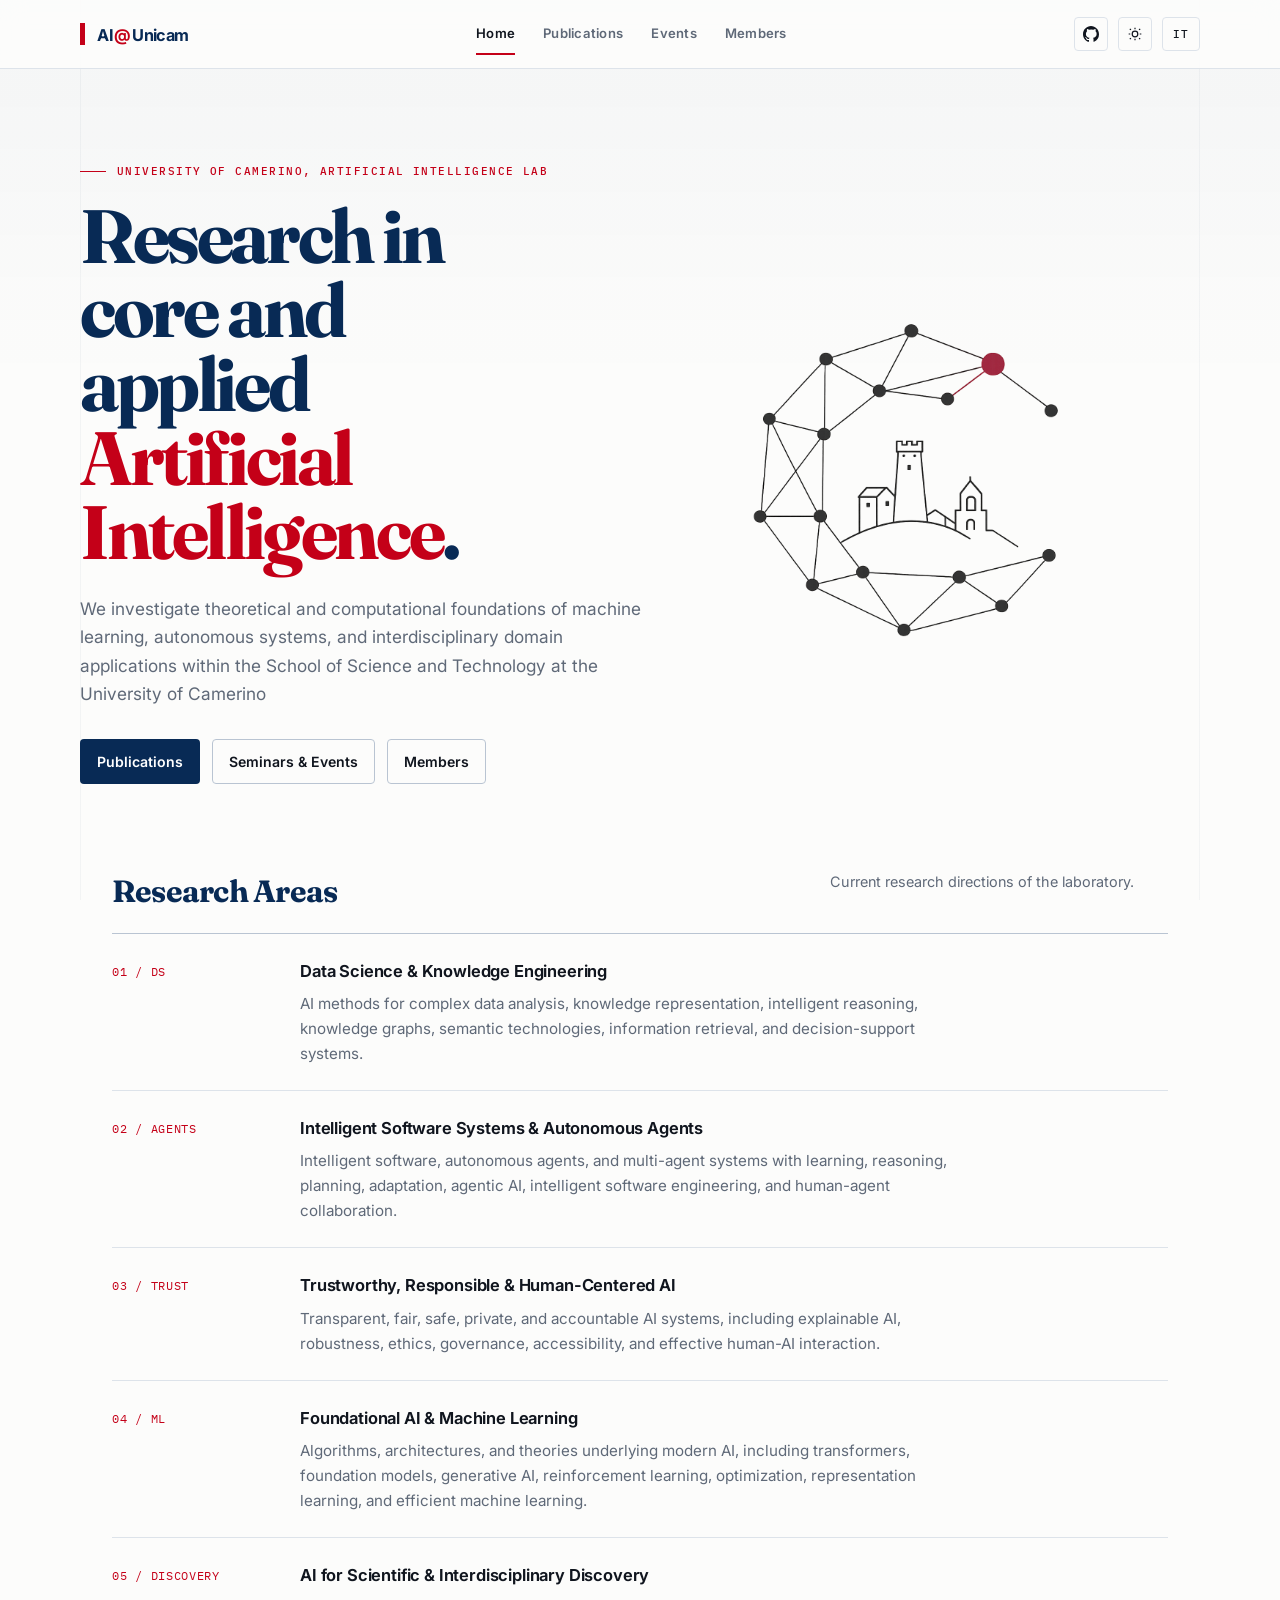
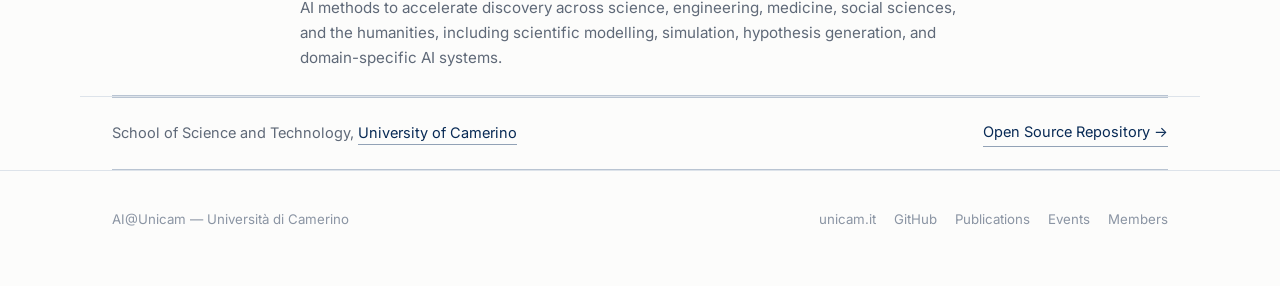
<file: index.html>
<!doctype html>
<html lang="en" data-theme="light">
<head>
<meta charset="UTF-8" />
<meta name="viewport" content="width=device-width, initial-scale=1.0" />
<title>AI@Unicam — Artificial Intelligence Lab, University of Camerino</title>
<meta name="description" content="AI@Unicam is the artificial intelligence research lab at the University of Camerino. Papers, seminars, and ongoing work." />

<!-- Prevent theme and language flash before first paint -->
<script>
  try {
    var t = localStorage.getItem("aiunicam-theme") || (window.matchMedia("(prefers-color-scheme: dark)").matches ? "dark" : "light");
    document.documentElement.setAttribute("data-theme", t);
    var l = localStorage.getItem("aiunicam-lang") || "en";
    document.documentElement.setAttribute("lang", l);
  } catch (e) {}
</script>

<link rel="preconnect" href="https://fonts.googleapis.com">
<link rel="preconnect" href="https://fonts.gstatic.com" crossorigin>
<link href="https://fonts.googleapis.com/css2?family=Fraunces:ital,opsz,wght@0,9..144,500;0,9..144,600;1,9..144,500&family=Inter:wght@400;500;600&family=IBM+Plex+Mono:wght@400;500&display=swap" rel="stylesheet">
<link rel="stylesheet" href="assets/style.css" />
</head>
<body>

<header class="site">
  <div class="wrap nav-row">
    <a class="logotype" href="index.html">AI<em>@</em>Unicam</a>
    <nav class="primary" aria-label="Primary">
      <a href="index.html" class="active"><span class="lang-en">Home</span><span class="lang-it">Home</span></a>
      <a href="papers.html"><span class="lang-en">Publications</span><span class="lang-it">Pubblicazioni</span></a>
      <a href="events.html"><span class="lang-en">Events</span><span class="lang-it">Eventi</span></a>
       <a href="members.html"><span class="lang-en">Members</span><span class="lang-it">Membri</span></a>
    </nav>
    <div class="nav-tools">
      <a class="icon-btn" href="https://github.com/AI-Unicam" target="_blank" rel="noopener" aria-label="Lab GitHub">
        <svg viewBox="0 0 16 16" fill="currentColor" aria-hidden="true"><path d="M8 0C3.58 0 0 3.64 0 8.13c0 3.6 2.29 6.65 5.47 7.72.4.08.55-.18.55-.4 0-.19-.01-.83-.01-1.51-2.01.37-2.53-.5-2.69-.96-.09-.23-.48-.96-.82-1.15-.28-.15-.68-.53-.01-.54.63-.01 1.08.59 1.23.83.72 1.22 1.87.88 2.33.67.07-.52.28-.88.51-1.08-1.78-.2-3.64-.9-3.64-4C2.92 6.63 3.32 5.8 4 5.14c-.07-.2-.31-1.02.07-2.13 0 0 .67-.22 2.2.83a7.5 7.5 0 0 1 4 0c1.53-1.06 2.2-.83 2.2-.83.38 1.11.14 1.93.07 2.13.68.66 1.08 1.48 1.08 2.5 0 3.11-1.87 3.8-3.65 4 .29.25.54.75.54 1.51 0 1.09-.01 1.97-.01 2.24 0 .22.15.48.55.4A8.14 8.14 0 0 0 16 8.13C16 3.64 12.42 0 8 0Z"/></svg>
      </a>
      <button class="icon-btn" id="theme-toggle" aria-label="Toggle dark mode" aria-pressed="false">
        <svg class="sun" viewBox="0 0 24 24" fill="none" stroke="currentColor" stroke-width="1.8" aria-hidden="true"><circle cx="12" cy="12" r="4.2"/><path d="M12 2.5v2.4M12 19.1v2.4M4.2 4.2l1.7 1.7M18.1 18.1l1.7 1.7M2.5 12h2.4M19.1 12h2.4M4.2 19.8l1.7-1.7M18.1 5.9l1.7-1.7"/></svg>
        <svg class="moon" viewBox="0 0 24 24" fill="currentColor" aria-hidden="true"><path d="M20.4 14.7A8.6 8.6 0 0 1 9.3 3.6a.6.6 0 0 0-.7-.8A9.3 9.3 0 1 0 21.2 15.4a.6.6 0 0 0-.8-.7Z"/></svg>
      </button>
      <button class="lang-btn" id="lang-toggle" aria-label="Switch language">IT</button>
    </div>
  </div>
</header>

<main>
  <div class="wrap hero">
    <div>
      <p class="eyebrow">University of Camerino, Artificial Intelligence Lab</p>
      <h1 class="hero-title">
        <span class="lang-en">Research in core and applied <em>Artificial Intelligence</em>.</span>
        <span class="lang-it">Ricerca in Intelligenza Artificiale <em>fondazionale e applicata</em>.</span>
      </h1>
      <p class="lede">
        <span class="lang-en">We investigate theoretical and computational foundations of machine learning, autonomous systems, and interdisciplinary domain applications within the School of Science and Technology at the University of Camerino</span>
        <span class="lang-it">Il laboratorio studia i fondamenti teorici e computazionali dell'apprendimento automatico, dei sistemi autonomi e delle loro applicazioni in domini interdisciplinari presso la Scuola di Scienze e Tecnologie dell'Università di Camerino.</span>
      </p>
      <div class="cta-row">
        <a class="btn btn-primary" href="papers.html">
          <span class="lang-en">Publications</span>
          <span class="lang-it">Pubblicazioni</span>
        </a>
        <a class="btn btn-ghost" href="events.html">
          <span class="lang-en">Seminars &amp; Events</span>
          <span class="lang-it">Seminari ed Eventi</span>
        </a>
         <a href="members.html" class="btn btn-ghost">
        <span class="lang-en">Members</span>
        <span class="lang-it">Membri</span>
      </a>
      </div>
    </div>
    <div class="hero-visual" aria-label="AI@Unicam conceptual mark with a research graph and Camerino skyline">
      <img class="hero-symbol hero-symbol-light" src="assets/aiunicam-home-symbol-light.png" width="532" height="509" alt="A network of connected nodes surrounding a minimal line drawing of Camerino, with one red node highlighted." />
      <img class="hero-symbol hero-symbol-dark" src="assets/aiunicam-home-symbol-dark.png" width="532" height="509" alt="" aria-hidden="true" />
    </div>
  </div>

  <section class="wrap">
    <div class="section-head">
      <h2 class="section-title">
        <span class="lang-en">Research Areas</span>
        <span class="lang-it">Linee di Ricerca</span>
      </h2>
      <p class="section-note">
        <span class="lang-en">Current research directions of the laboratory.</span>
        <span class="lang-it">Principali ambiti di ricerca del laboratorio.</span>
      </p>
    </div>
   <ul class="plain-list">
    <li>
      <span class="label">01 / DS</span>
      <div class="body">
        <h3>
          <span class="lang-en">Data Science &amp; Knowledge Engineering</span>
          <span class="lang-it">Data Science e Ingegneria della Conoscenza</span>
        </h3>
        <p>
          <span class="lang-en">AI methods for complex data analysis, knowledge representation, intelligent reasoning, knowledge graphs, semantic technologies, information retrieval, and decision-support systems.</span>
          <span class="lang-it">Metodi di IA per l'analisi di dati complessi, la rappresentazione della conoscenza, il ragionamento intelligente, i grafi di conoscenza, le tecnologie semantiche, l'information retrieval e i sistemi di supporto alle decisioni.</span>
        </p>
      </div>
    </li>
  
    <li>
      <span class="label">02 / AGENTS</span>
      <div class="body">
        <h3>
          <span class="lang-en">Intelligent Software Systems &amp; Autonomous Agents</span>
          <span class="lang-it">Sistemi Software Intelligenti e Agenti Autonomi</span>
        </h3>
        <p>
          <span class="lang-en">Intelligent software, autonomous agents, and multi-agent systems with learning, reasoning, planning, adaptation, agentic AI, intelligent software engineering, and human-agent collaboration.</span>
          <span class="lang-it">Software intelligente, agenti autonomi e sistemi multi-agente con apprendimento, ragionamento, pianificazione, adattamento, agentic AI, ingegneria del software intelligente e collaborazione uomo-agente.</span>
        </p>
      </div>
    </li>
  
    <li>
      <span class="label">03 / TRUST</span>
      <div class="body">
        <h3>
          <span class="lang-en">Trustworthy, Responsible &amp; Human-Centered AI</span>
          <span class="lang-it">IA Affidabile, Responsabile e Centrata sull'Uomo</span>
        </h3>
        <p>
          <span class="lang-en">Transparent, fair, safe, private, and accountable AI systems, including explainable AI, robustness, ethics, governance, accessibility, and effective human-AI interaction.</span>
          <span class="lang-it">Sistemi di IA trasparenti, equi, sicuri, privati e responsabili, con focus su explainable AI, robustezza, etica, governance, accessibilità e interazione uomo-IA efficace.</span>
        </p>
      </div>
    </li>
  
    <li>
      <span class="label">04 / ML</span>
      <div class="body">
        <h3>
          <span class="lang-en">Foundational AI &amp; Machine Learning</span>
          <span class="lang-it">IA Fondazionale e Machine Learning</span>
        </h3>
        <p>
          <span class="lang-en">Algorithms, architectures, and theories underlying modern AI, including transformers, foundation models, generative AI, reinforcement learning, optimization, representation learning, and efficient machine learning.</span>
          <span class="lang-it">Algoritmi, architetture e teorie alla base dell'IA moderna, tra transformer, foundation model, IA generativa, reinforcement learning, ottimizzazione, representation learning e machine learning efficiente.</span>
        </p>
      </div>
    </li>
  
    <li>
      <span class="label">05 / DISCOVERY</span>
      <div class="body">
        <h3>
          <span class="lang-en">AI for Scientific &amp; Interdisciplinary Discovery</span>
          <span class="lang-it">IA per la Scoperta Scientifica e Interdisciplinare</span>
        </h3>
        <p>
          <span class="lang-en">AI methods to accelerate discovery across science, engineering, medicine, social sciences, and the humanities, including scientific modelling, simulation, hypothesis generation, and domain-specific AI systems.</span>
          <span class="lang-it">Metodi di IA per accelerare la scoperta nelle scienze, nell'ingegneria, nella medicina, nelle scienze sociali e nelle discipline umanistiche, tra modellazione scientifica, simulazione, generazione di ipotesi e sistemi di IA specifici per dominio.</span>
        </p>
      </div>
    </li>
  </ul>  
  </section>

  <section class="wrap">
    <div class="affiliation">
      <span>
        <span class="lang-en">School of Science and Technology, <a href="https://www.unicam.it/" target="_blank" rel="noopener">University of Camerino</a></span>
        <span class="lang-it">Scuola di Scienze e Tecnologie, <a href="https://www.unicam.it/" target="_blank" rel="noopener">Università di Camerino</a></span>
      </span>
      <a href="https://github.com/AI-Unicam" target="_blank" rel="noopener">
        <span class="lang-en">Open Source Repository →</span>
        <span class="lang-it">Repository Open Source →</span>
      </a>
    </div>
  </section>
</main>

<footer class="site">
  <div class="wrap footer-row">
    <span>AI@Unicam — Università di Camerino</span>
    <div class="footer-links">
      <a href="https://www.unicam.it/" target="_blank" rel="noopener">unicam.it</a>
      <a href="https://github.com/AI-Unicam" target="_blank" rel="noopener">GitHub</a>
      <a href="papers.html"><span class="lang-en">Publications</span><span class="lang-it">Pubblicazioni</span></a>
      <a href="events.html"><span class="lang-en">Events</span><span class="lang-it">Eventi</span></a>
       <a href="members.html">
        <span class="lang-en">Members</span>
        <span class="lang-it">Membri</span>
      </a>
    </div>
  </div>
</footer>

<script src="assets/script.js"></script>
</body>
</html>
</file>
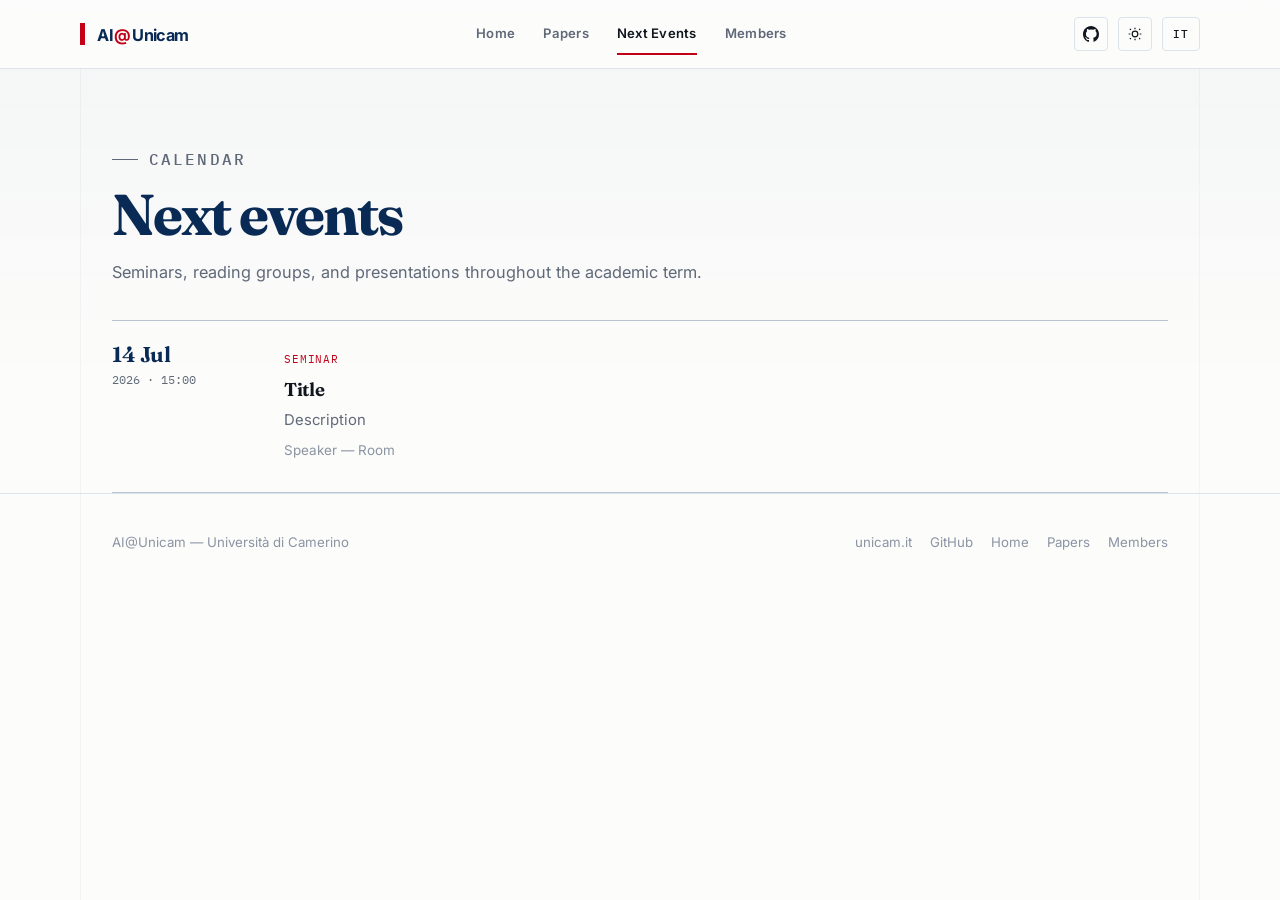
<file: events.html>
<!doctype html>
<html lang="en" data-theme="light">
<head>
<meta charset="UTF-8" />
<meta name="viewport" content="width=device-width, initial-scale=1.0" />
<title>Next Events — AI@Unicam</title>
<meta name="description" content="Upcoming seminars, talks, and events from the AI@Unicam lab at the University of Camerino." />

<script>
  try {
    var t = localStorage.getItem("aiunicam-theme") || (window.matchMedia("(prefers-color-scheme: dark)").matches ? "dark" : "light");
    document.documentElement.setAttribute("data-theme", t);
    var l = localStorage.getItem("aiunicam-lang") || "en";
    document.documentElement.setAttribute("lang", l);
  } catch (e) {}
</script>

<link rel="preconnect" href="https://fonts.googleapis.com">
<link rel="preconnect" href="https://fonts.gstatic.com" crossorigin>
<link href="https://fonts.googleapis.com/css2?family=Fraunces:ital,opsz,wght@0,9..144,500;0,9..144,600;1,9..144,500&family=Inter:wght@400;500;600&family=IBM+Plex+Mono:wght@400;500&display=swap" rel="stylesheet">
<link rel="stylesheet" href="assets/style.css" />
</head>
<body>

<header class="site">
  <div class="wrap nav-row">
    <a class="logotype" href="index.html">AI<em>@</em>Unicam</a>
    <nav class="primary" aria-label="Primary">
      <a href="index.html"><span class="lang-en">Home</span><span class="lang-it">Home</span></a>
      <a href="papers.html"><span class="lang-en">Papers</span><span class="lang-it">Pubblicazioni</span></a>
      <a href="events.html" class="active"><span class="lang-en">Next Events</span><span class="lang-it">Prossimi Eventi</span></a>
      <a href="members.html"><span class="lang-en">Members</span><span class="lang-it">Membri</span></a>
    </nav>
    <div class="nav-tools">
      <a class="icon-btn" href="https://github.com/AI-Unicam" target="_blank" rel="noopener" aria-label="Lab GitHub">
        <svg viewBox="0 0 16 16" fill="currentColor" aria-hidden="true"><path d="M8 0C3.58 0 0 3.64 0 8.13c0 3.6 2.29 6.65 5.47 7.72.4.08.55-.18.55-.4 0-.19-.01-.83-.01-1.51-2.01.37-2.53-.5-2.69-.96-.09-.23-.48-.96-.82-1.15-.28-.15-.68-.53-.01-.54.63-.01 1.08.59 1.23.83.72 1.22 1.87.88 2.33.67.07-.52.28-.88.51-1.08-1.78-.2-3.64-.9-3.64-4C2.92 6.63 3.32 5.8 4 5.14c-.07-.2-.31-1.02.07-2.13 0 0 .67-.22 2.2.83a7.5 7.5 0 0 1 4 0c1.53-1.06 2.2-.83 2.2-.83.38 1.11.14 1.93.07 2.13.68.66 1.08 1.48 1.08 2.5 0 3.11-1.87 3.8-3.65 4 .29.25.54.75.54 1.51 0 1.09-.01 1.97-.01 2.24 0 .22.15.48.55.4A8.14 8.14 0 0 0 16 8.13C16 3.64 12.42 0 8 0Z"/></svg>
      </a>
      <button class="icon-btn" id="theme-toggle" aria-label="Toggle dark mode" aria-pressed="false">
        <svg class="sun" viewBox="0 0 24 24" fill="none" stroke="currentColor" stroke-width="1.8" aria-hidden="true"><circle cx="12" cy="12" r="4.2"/><path d="M12 2.5v2.4M12 19.1v2.4M4.2 4.2l1.7 1.7M18.1 18.1l1.7 1.7M2.5 12h2.4M19.1 12h2.4M4.2 19.8l1.7-1.7M18.1 5.9l1.7-1.7"/></svg>
        <svg class="moon" viewBox="0 0 24 24" fill="currentColor" aria-hidden="true"><path d="M20.4 14.7A8.6 8.6 0 0 1 9.3 3.6a.6.6 0 0 0-.7-.8A9.3 9.3 0 1 0 21.2 15.4a.6.6 0 0 0-.8-.7Z"/></svg>
      </button>
      <button class="lang-btn" id="lang-toggle" aria-label="Switch language">IT</button>
    </div>
  </div>
</header>

<main>
  <div class="wrap page-hero">
    <p class="eyebrow">
      <span class="lang-en">Calendar</span>
      <span class="lang-it">Calendario</span>
    </p>
    <h1 class="page-title">
      <span class="lang-en">Next events</span>
      <span class="lang-it">Prossimi eventi</span>
    </h1>
    <p>
      <span class="lang-en">Seminars, reading groups, and presentations throughout the academic term.</span>
      <span class="lang-it">Seminari, reading group e presentazioni distribuiti lungo l'anno accademico.</span>
    </p>
  </div>

  <section class="wrap">
    <ul class="event-list">
      <li>
        <div class="event">
          <div class="when"><span class="date-num">14 Jul</span>2026 · 15:00</div>
          <div>
            <span class="tag"><span class="lang-en">Seminar</span><span class="lang-it">Seminario</span></span>
            <h3>Title</h3>
            <p>
              <span class="lang-en">Description</span>
              <span class="lang-it">Descrizione</span>
            </p>
            <p class="meta"><span class="lang-en">Speaker — Room</span><span class="lang-it">Relatore — Aula</span></p>
          </div>
        </div>
      </li>

    </ul>
  </section>
</main>

<footer class="site">
  <div class="wrap footer-row">
    <span>AI@Unicam — Università di Camerino</span>
    <div class="footer-links">
      <a href="https://www.unicam.it/" target="_blank" rel="noopener">unicam.it</a>
      <a href="https://github.com/AI-Unicam" target="_blank" rel="noopener">GitHub</a>
      <a href="index.html"><span class="lang-en">Home</span><span class="lang-it">Home</span></a>
      <a href="papers.html"><span class="lang-en">Papers</span><span class="lang-it">Pubblicazioni</span></a>
      <a href="members.html"><span class="lang-en">Members</span><span class="lang-it">Membri</span></a>
    </div>
  </div>
</footer>

<script src="assets/script.js"></script>
</body>
</html>
</file>
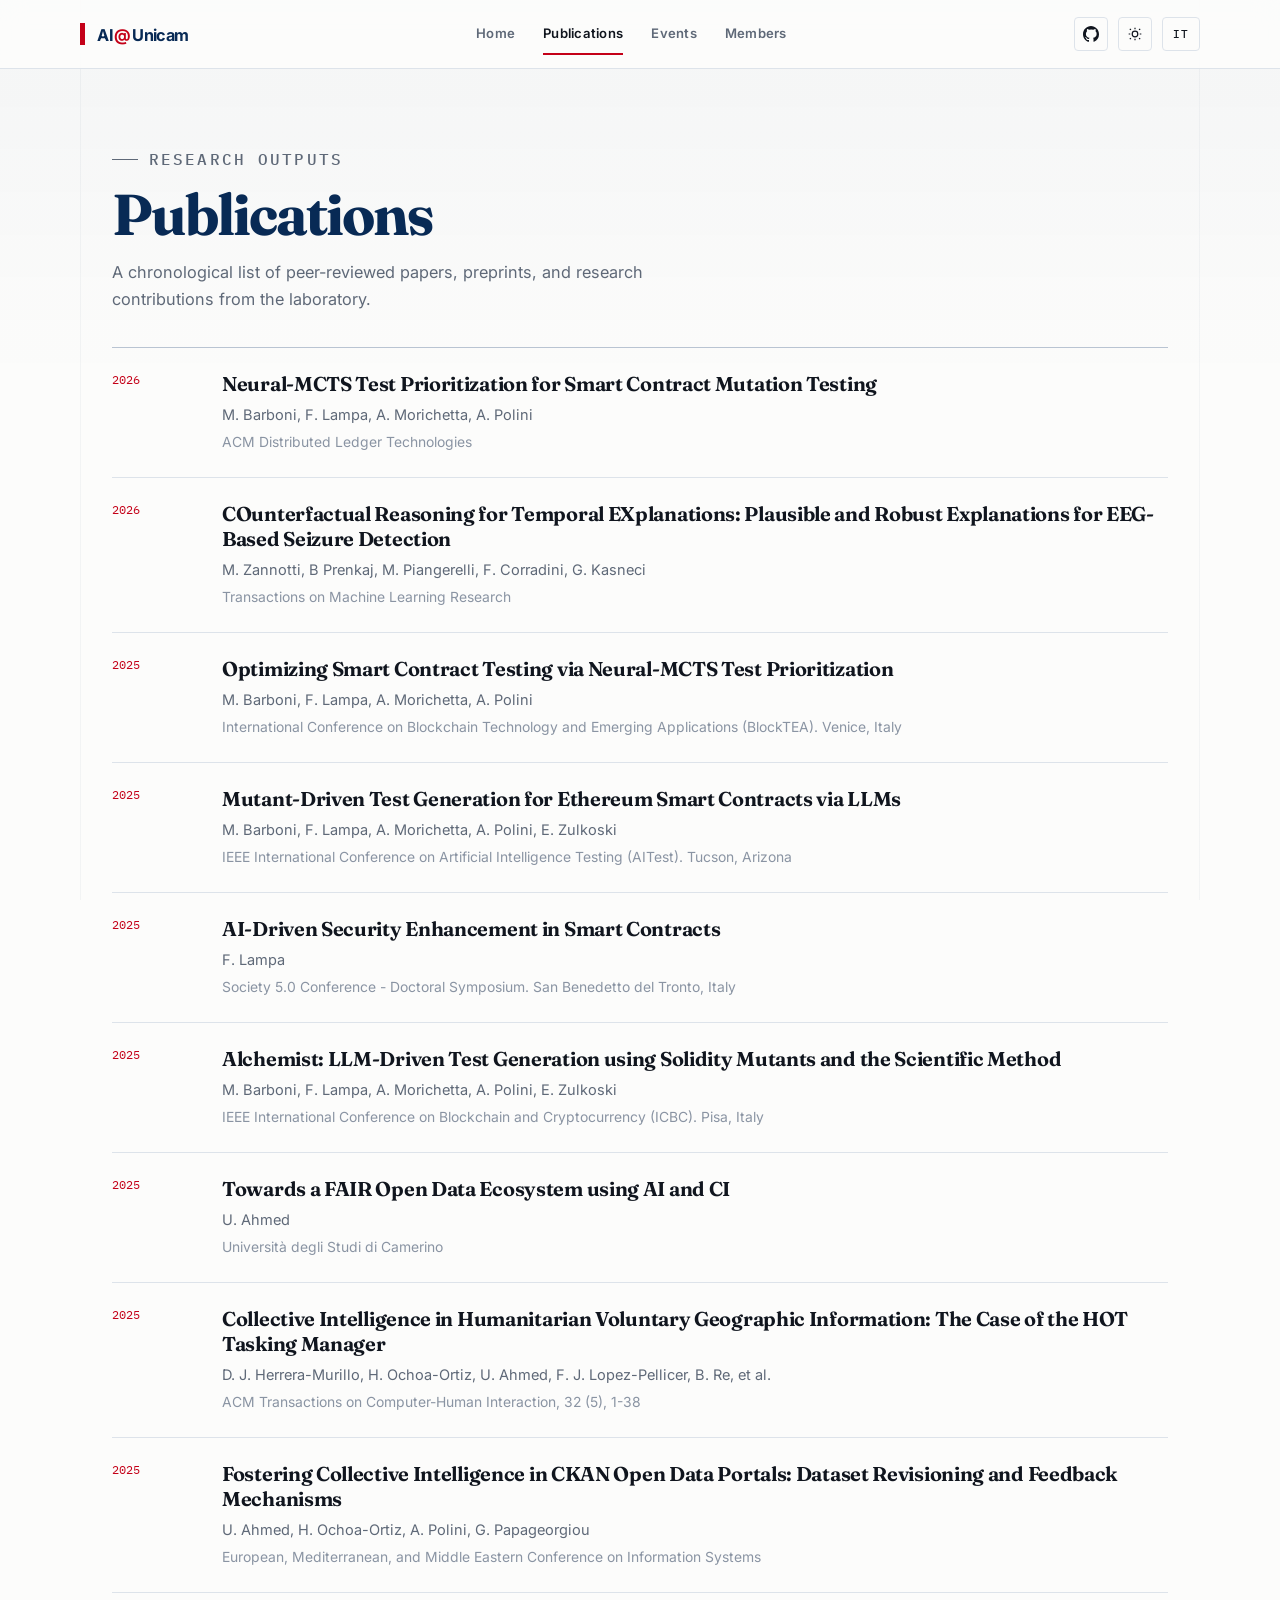
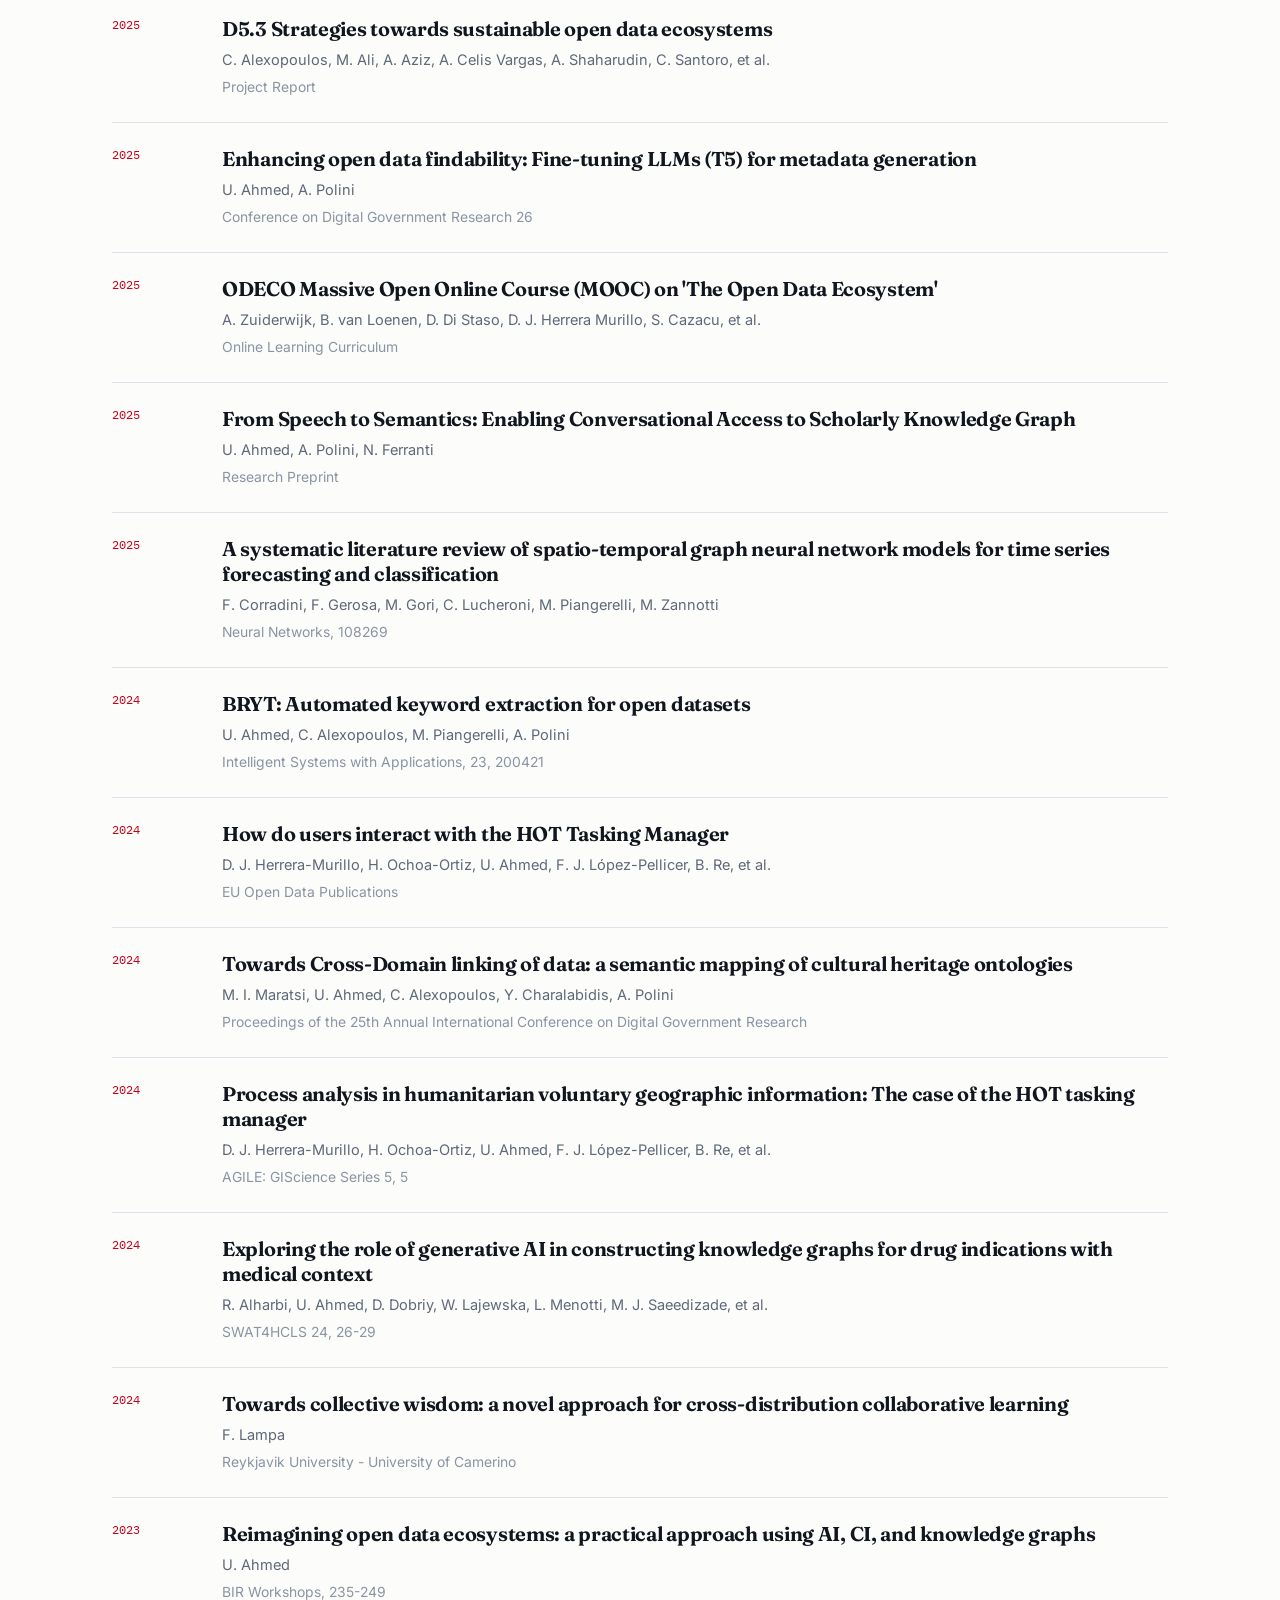
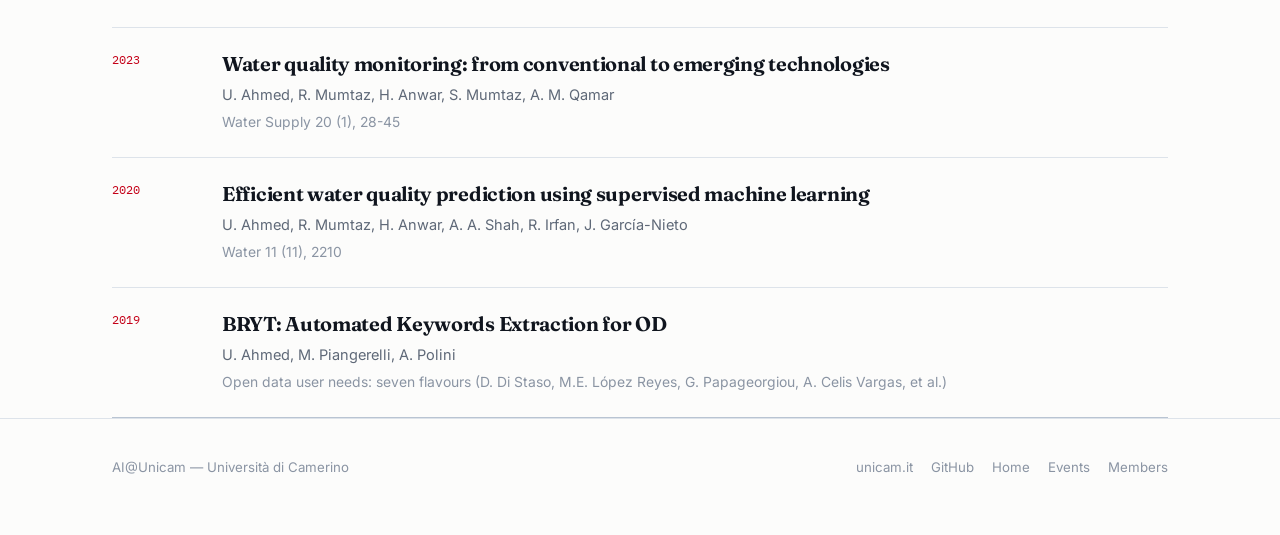
<file: papers.html>
<!doctype html>
<html lang="en" data-theme="light">
<head>
<meta charset="UTF-8" />
<meta name="viewport" content="width=device-width, initial-scale=1.0" />
<title>Publications — AI@Unicam</title>
<meta name="description" content="Publications and research outputs from the AI@Unicam artificial intelligence lab." />

<script>
  try {
    var t = localStorage.getItem("aiunicam-theme") || (window.matchMedia("(prefers-color-scheme: dark)").matches ? "dark" : "light");
    document.documentElement.setAttribute("data-theme", t);
    var l = localStorage.getItem("aiunicam-lang") || "en";
    document.documentElement.setAttribute("lang", l);
  } catch (e) {}
</script>

<link rel="preconnect" href="https://fonts.googleapis.com">
<link rel="preconnect" href="https://fonts.gstatic.com" crossorigin>
<link href="https://fonts.googleapis.com/css2?family=Fraunces:ital,opsz,wght@0,9..144,500;0,9..144,600;1,9..144,500&family=Inter:wght@400;500;600&family=IBM+Plex+Mono:wght@400;500&display=swap" rel="stylesheet">
<link rel="stylesheet" href="assets/style.css" />
</head>
<body>

<header class="site">
  <div class="wrap nav-row">
    <a class="logotype" href="index.html">AI<em>@</em>Unicam</a>
    <nav class="primary" aria-label="Primary">
      <a href="index.html"><span class="lang-en">Home</span><span class="lang-it">Home</span></a>
      <a href="papers.html" class="active"><span class="lang-en">Publications</span><span class="lang-it">Pubblicazioni</span></a>
      <a href="events.html"><span class="lang-en">Events</span><span class="lang-it">Eventi</span></a>
      <a href="members.html"><span class="lang-en">Members</span><span class="lang-it">Membri</span></a>
    </nav>
    <div class="nav-tools">
      <a class="icon-btn" href="https://github.com/AI-Unicam" target="_blank" rel="noopener" aria-label="Lab GitHub">
        <svg viewBox="0 0 16 16" fill="currentColor" aria-hidden="true"><path d="M8 0C3.58 0 0 3.64 0 8.13c0 3.6 2.29 6.65 5.47 7.72.4.08.55-.18.55-.4 0-.19-.01-.83-.01-1.51-2.01.37-2.53-.5-2.69-.96-.09-.23-.48-.96-.82-1.15-.28-.15-.68-.53-.01-.54.63-.01 1.08.59 1.23.83.72 1.22 1.87.88 2.33.67.07-.52.28-.88.51-1.08-1.78-.2-3.64-.9-3.64-4C2.92 6.63 3.32 5.8 4 5.14c-.07-.2-.31-1.02.07-2.13 0 0 .67-.22 2.2.83a7.5 7.5 0 0 1 4 0c1.53-1.06 2.2-.83 2.2-.83.38 1.11.14 1.93.07 2.13.68.66 1.08 1.48 1.08 2.5 0 3.11-1.87 3.8-3.65 4 .29.25.54.75.54 1.51 0 1.09-.01 1.97-.01 2.24 0 .22.15.48.55.4A8.14 8.14 0 0 0 16 8.13C16 3.64 12.42 0 8 0Z"/></svg>
      </a>
      <button class="icon-btn" id="theme-toggle" aria-label="Toggle dark mode" aria-pressed="false">
        <svg class="sun" viewBox="0 0 24 24" fill="none" stroke="currentColor" stroke-width="1.8" aria-hidden="true"><circle cx="12" cy="12" r="4.2"/><path d="M12 2.5v2.4M12 19.1v2.4M4.2 4.2l1.7 1.7M18.1 18.1l1.7 1.7M2.5 12h2.4M19.1 12h2.4M4.2 19.8l1.7-1.7M18.1 5.9l1.7-1.7"/></svg>
        <svg class="moon" viewBox="0 0 24 24" fill="currentColor" aria-hidden="true"><path d="M20.4 14.7A8.6 8.6 0 0 1 9.3 3.6a.6.6 0 0 0-.7-.8A9.3 9.3 0 1 0 21.2 15.4a.6.6 0 0 0-.8-.7Z"/></svg>
      </button>
      <button class="lang-btn" id="lang-toggle" aria-label="Switch language">IT</button>
    </div>
  </div>
</header>

<main>
  <div class="wrap page-hero">
    <p class="eyebrow">
      <span class="lang-en">Research Outputs</span>
      <span class="lang-it">Prodotti della Ricerca</span>
    </p>
    <h1 class="page-title">
      <span class="lang-en">Publications</span>
      <span class="lang-it">Pubblicazioni</span>
    </h1>
    <p>
      <span class="lang-en">A chronological list of peer-reviewed papers, preprints, and research contributions from the laboratory.</span>
      <span class="lang-it">Elenco cronologico di articoli scientifici sottoposti a peer-review, preprint e contributi di ricerca del laboratorio.</span>
    </p>
  </div>

  <section class="wrap">
    <ul class="paper-list">

      <!-- 2026 -->
      <li>
        <div class="paper">
          <span class="year">2026</span>
          <div>
            <a href="#" class="paper-title-link"><h3>Neural-MCTS Test Prioritization for Smart Contract Mutation Testing</h3></a>
            <p class="authors">M. Barboni, F. Lampa, A. Morichetta, A. Polini</p>
            <p class="venue">ACM Distributed Ledger Technologies</p>
          </div>
        </div>
      </li>

      <li>
        <div class="paper">
          <span class="year">2026</span>
          <div>
            <a href="#" class="paper-title-link"><h3>COunterfactual Reasoning for Temporal EXplanations: Plausible and Robust Explanations for EEG-Based Seizure Detection</h3></a>
            <p class="authors">M. Zannotti, B Prenkaj, M. Piangerelli, F. Corradini, G. Kasneci</p>
            <p class="venue">Transactions on Machine Learning Research</p>
          </div>
        </div>
      </li>

      <!-- 2025 -->
      <li>
        <div class="paper">
          <span class="year">2025</span>
          <div>
            <a href="#" class="paper-title-link"><h3>Optimizing Smart Contract Testing via Neural-MCTS Test Prioritization</h3></a>
            <p class="authors">M. Barboni, F. Lampa, A. Morichetta, A. Polini</p>
            <p class="venue">International Conference on Blockchain Technology and Emerging Applications (BlockTEA). Venice, Italy</p>
          </div>
        </div>
      </li>

      <li>
        <div class="paper">
          <span class="year">2025</span>
          <div>
            <a href="#" class="paper-title-link"><h3>Mutant-Driven Test Generation for Ethereum Smart Contracts via LLMs</h3></a>
            <p class="authors">M. Barboni, F. Lampa, A. Morichetta, A. Polini, E. Zulkoski</p>
            <p class="venue">IEEE International Conference on Artificial Intelligence Testing (AITest). Tucson, Arizona</p>
          </div>
        </div>
      </li>

      <li>
        <div class="paper">
          <span class="year">2025</span>
          <div>
            <a href="#" class="paper-title-link"><h3>AI-Driven Security Enhancement in Smart Contracts</h3></a>
            <p class="authors">F. Lampa</p>
            <p class="venue">Society 5.0 Conference - Doctoral Symposium. San Benedetto del Tronto, Italy</p>
          </div>
        </div>
      </li>

      <li>
        <div class="paper">
          <span class="year">2025</span>
          <div>
            <a href="#" class="paper-title-link"><h3>Alchemist: LLM-Driven Test Generation using Solidity Mutants and the Scientific Method</h3></a>
            <p class="authors">M. Barboni, F. Lampa, A. Morichetta, A. Polini, E. Zulkoski</p>
            <p class="venue">IEEE International Conference on Blockchain and Cryptocurrency (ICBC). Pisa, Italy</p>
          </div>
        </div>
      </li>

      <li>
        <div class="paper">
          <span class="year">2025</span>
          <div>
            <a href="#" class="paper-title-link"><h3>Towards a FAIR Open Data Ecosystem using AI and CI</h3></a>
            <p class="authors">U. Ahmed</p>
            <p class="venue">Università degli Studi di Camerino</p>
          </div>
        </div>
      </li>

      <li>
        <div class="paper">
          <span class="year">2025</span>
          <div>
            <a href="#" class="paper-title-link"><h3>Collective Intelligence in Humanitarian Voluntary Geographic Information: The Case of the HOT Tasking Manager</h3></a>
            <p class="authors">D. J. Herrera-Murillo, H. Ochoa-Ortiz, U. Ahmed, F. J. Lopez-Pellicer, B. Re, et al.</p>
            <p class="venue">ACM Transactions on Computer-Human Interaction, 32 (5), 1-38</p>
          </div>
        </div>
      </li>

      <li>
        <div class="paper">
          <span class="year">2025</span>
          <div>
            <a href="#" class="paper-title-link"><h3>Fostering Collective Intelligence in CKAN Open Data Portals: Dataset Revisioning and Feedback Mechanisms</h3></a>
            <p class="authors">U. Ahmed, H. Ochoa-Ortiz, A. Polini, G. Papageorgiou</p>
            <p class="venue">European, Mediterranean, and Middle Eastern Conference on Information Systems</p>
          </div>
        </div>
      </li>

      <li>
        <div class="paper">
          <span class="year">2025</span>
          <div>
            <a href="#" class="paper-title-link"><h3>D5.3 Strategies towards sustainable open data ecosystems</h3></a>
            <p class="authors">C. Alexopoulos, M. Ali, A. Aziz, A. Celis Vargas, A. Shaharudin, C. Santoro, et al.</p>
            <p class="venue">Project Report</p>
          </div>
        </div>
      </li>

      <li>
        <div class="paper">
          <span class="year">2025</span>
          <div>
            <a href="#" class="paper-title-link"><h3>Enhancing open data findability: Fine-tuning LLMs (T5) for metadata generation</h3></a>
            <p class="authors">U. Ahmed, A. Polini</p>
            <p class="venue">Conference on Digital Government Research 26</p>
          </div>
        </div>
      </li>

      <li>
        <div class="paper">
          <span class="year">2025</span>
          <div>
            <a href="#" class="paper-title-link"><h3>ODECO Massive Open Online Course (MOOC) on 'The Open Data Ecosystem'</h3></a>
            <p class="authors">A. Zuiderwijk, B. van Loenen, D. Di Staso, D. J. Herrera Murillo, S. Cazacu, et al.</p>
            <p class="venue">Online Learning Curriculum</p>
          </div>
        </div>
      </li>

      <li>
        <div class="paper">
          <span class="year">2025</span>
          <div>
            <a href="#" class="paper-title-link"><h3>From Speech to Semantics: Enabling Conversational Access to Scholarly Knowledge Graph</h3></a>
            <p class="authors">U. Ahmed, A. Polini, N. Ferranti</p>
            <p class="venue">Research Preprint</p>
          </div>
        </div>
      </li>

      <li>
        <div class="paper">
          <span class="year">2025</span>
          <div>
            <a href="#" class="paper-title-link"><h3>A systematic literature review of spatio-temporal graph neural network models for time series forecasting and classification</h3></a>
            <p class="authors">F. Corradini, F. Gerosa, M. Gori, C. Lucheroni, M. Piangerelli, M. Zannotti</p>
            <p class="venue">Neural Networks, 108269</p>
          </div>
        </div>
      </li>

      <!-- 2024 -->
      <li>
        <div class="paper">
          <span class="year">2024</span>
          <div>
            <a href="#" class="paper-title-link"><h3>BRYT: Automated keyword extraction for open datasets</h3></a>
            <p class="authors">U. Ahmed, C. Alexopoulos, M. Piangerelli, A. Polini</p>
            <p class="venue">Intelligent Systems with Applications, 23, 200421</p>
          </div>
        </div>
      </li>

      <li>
        <div class="paper">
          <span class="year">2024</span>
          <div>
            <a href="#" class="paper-title-link"><h3>How do users interact with the HOT Tasking Manager</h3></a>
            <p class="authors">D. J. Herrera-Murillo, H. Ochoa-Ortiz, U. Ahmed, F. J. López-Pellicer, B. Re, et al.</p>
            <p class="venue">EU Open Data Publications</p>
          </div>
        </div>
      </li>

      <li>
        <div class="paper">
          <span class="year">2024</span>
          <div>
            <a href="#" class="paper-title-link"><h3>Towards Cross-Domain linking of data: a semantic mapping of cultural heritage ontologies</h3></a>
            <p class="authors">M. I. Maratsi, U. Ahmed, C. Alexopoulos, Y. Charalabidis, A. Polini</p>
            <p class="venue">Proceedings of the 25th Annual International Conference on Digital Government Research</p>
          </div>
        </div>
      </li>

      <li>
        <div class="paper">
          <span class="year">2024</span>
          <div>
            <a href="#" class="paper-title-link"><h3>Process analysis in humanitarian voluntary geographic information: The case of the HOT tasking manager</h3></a>
            <p class="authors">D. J. Herrera-Murillo, H. Ochoa-Ortiz, U. Ahmed, F. J. López-Pellicer, B. Re, et al.</p>
            <p class="venue">AGILE: GIScience Series 5, 5</p>
          </div>
        </div>
      </li>

      <li>
        <div class="paper">
          <span class="year">2024</span>
          <div>
            <a href="#" class="paper-title-link"><h3>Exploring the role of generative AI in constructing knowledge graphs for drug indications with medical context</h3></a>
            <p class="authors">R. Alharbi, U. Ahmed, D. Dobriy, W. Lajewska, L. Menotti, M. J. Saeedizade, et al.</p>
            <p class="venue">SWAT4HCLS 24, 26-29</p>
          </div>
        </div>
      </li>

      <li>
        <div class="paper">
          <span class="year">2024</span>
          <div>
            <a href="#" class="paper-title-link"><h3>Towards collective wisdom: a novel approach for cross-distribution collaborative learning</h3></a>
            <p class="authors">F. Lampa</p>
            <p class="venue">Reykjavik University - University of Camerino</p>
          </div>
        </div>
      </li>

      <!-- 2023 -->
      <li>
        <div class="paper">
          <span class="year">2023</span>
          <div>
            <a href="#" class="paper-title-link"><h3>Reimagining open data ecosystems: a practical approach using AI, CI, and knowledge graphs</h3></a>
            <p class="authors">U. Ahmed</p>
            <p class="venue">BIR Workshops, 235-249</p>
          </div>
        </div>
      </li>

      <li>
        <div class="paper">
          <span class="year">2023</span>
          <div>
            <a href="#" class="paper-title-link"><h3>Water quality monitoring: from conventional to emerging technologies</h3></a>
            <p class="authors">U. Ahmed, R. Mumtaz, H. Anwar, S. Mumtaz, A. M. Qamar</p>
            <p class="venue">Water Supply 20 (1), 28-45</p>
          </div>
        </div>
      </li>

      <!-- Older / 2020 & 2019 -->
      <li>
        <div class="paper">
          <span class="year">2020</span>
          <div>
            <a href="#" class="paper-title-link"><h3>Efficient water quality prediction using supervised machine learning</h3></a>
            <p class="authors">U. Ahmed, R. Mumtaz, H. Anwar, A. A. Shah, R. Irfan, J. García-Nieto</p>
            <p class="venue">Water 11 (11), 2210</p>
          </div>
        </div>
      </li>

      <li>
        <div class="paper">
          <span class="year">2019</span>
          <div>
            <a href="#" class="paper-title-link"><h3>BRYT: Automated Keywords Extraction for OD</h3></a>
            <p class="authors">U. Ahmed, M. Piangerelli, A. Polini</p>
            <p class="venue">Open data user needs: seven flavours (D. Di Staso, M.E. López Reyes, G. Papageorgiou, A. Celis Vargas, et al.)</p>
          </div>
        </div>
      </li>

    </ul>
  </section>
</main>

<footer class="site">
  <div class="wrap footer-row">
    <span>AI@Unicam — Università di Camerino</span>
    <div class="footer-links">
      <a href="https://www.unicam.it/" target="_blank" rel="noopener">unicam.it</a>
      <a href="https://github.com/AI-Unicam" target="_blank" rel="noopener">GitHub</a>
      <a href="index.html"><span class="lang-en">Home</span><span class="lang-it">Home</span></a>
      <a href="events.html"><span class="lang-en">Events</span><span class="lang-it">Eventi</span></a>
      <a href="members.html"><span class="lang-en">Members</span><span class="lang-it">Membri</span></a>
    </div>
  </div>
</footer>

<script src="assets/script.js"></script>
</body>
</html>
</file>
<file: assets/style.css>
/* ============================================================
   AI@Unicam — academic minimal redesign
   Direction: institutional blue/red, restrained academic layout,
   ruled lists instead of card tiles.
   ============================================================ */

:root{
  --bg: #FCFCFB;
  --surface: #FFFFFF;
  --surface-soft: #F6F8FA;
  --ink: #10151E;
  --muted: #5F6978;
  --muted-2: #8A94A3;
  --line: #DDE3EA;
  --line-strong: #B9C4D2;

  --unicam-blue: #082A55;
  --unicam-blue-2: #0F3F7A;
  --unicam-red: #C40018;
  --unicam-red-dark: #8F0012;
  --accent: var(--unicam-red);
  --accent-ink: #FFFFFF;
  --accent-soft: rgba(196,0,24,0.075);
  --blue-soft: rgba(8,42,85,0.055);

  --shadow: 0 18px 50px rgba(8,42,85,0.08);
  --radius: 4px;

  --font-display: "Fraunces", "Iowan Old Style", "Georgia", serif;
  --font-body: "Inter", -apple-system, BlinkMacSystemFont, "Segoe UI", sans-serif;
  --font-mono: "IBM Plex Mono", ui-monospace, "SFMono-Regular", Menlo, monospace;

  color-scheme: light;
}

html[data-theme="dark"]{
  --bg: #080B10;
  --surface: #0E131B;
  --surface-soft: #111A26;
  --ink: #F1F5FA;
  --muted: #B3BECC;
  --muted-2: #7F8997;
  --line: #243142;
  --line-strong: #3A4A60;

  --unicam-blue: #9DB9E6;
  --unicam-blue-2: #C6D9F6;
  --unicam-red: #FF5265;
  --unicam-red-dark: #FF8D99;
  --accent: var(--unicam-red);
  --accent-ink: #260006;
  --accent-soft: rgba(255,82,101,0.12);
  --blue-soft: rgba(157,185,230,0.08);

  --shadow: 0 18px 50px rgba(0,0,0,0.32);
  color-scheme: dark;
}

*{ box-sizing: border-box; }
html{ scroll-behavior: smooth; }

@media (prefers-reduced-motion: reduce){
  html{ scroll-behavior: auto; }
  *{ animation-duration: 0.01ms !important; animation-iteration-count: 1 !important; transition-duration: 0.01ms !important; }
}

body{
  margin: 0;
  background: var(--bg);
  color: var(--ink);
  font-family: var(--font-body);
  font-size: 1rem;
  line-height: 1.65;
  -webkit-font-smoothing: antialiased;
  text-rendering: optimizeLegibility;
  transition: background 0.25s ease, color 0.25s ease;
}

body::before{
  content: "";
  position: fixed;
  inset: 0;
  z-index: -1;
  pointer-events: none;
  background:
    linear-gradient(180deg, rgba(8,42,85,0.035), transparent 24rem),
    linear-gradient(90deg, transparent 0, transparent calc(50% - 560px), rgba(8,42,85,0.04) calc(50% - 560px), rgba(8,42,85,0.04) calc(50% - 559px), transparent calc(50% - 559px), transparent calc(50% + 559px), rgba(8,42,85,0.04) calc(50% + 559px), rgba(8,42,85,0.04) calc(50% + 560px), transparent calc(50% + 560px));
}

html[data-theme="dark"] body::before{
  background:
    linear-gradient(180deg, rgba(157,185,230,0.045), transparent 24rem),
    linear-gradient(90deg, transparent 0, transparent calc(50% - 560px), rgba(157,185,230,0.06) calc(50% - 560px), rgba(157,185,230,0.06) calc(50% - 559px), transparent calc(50% - 559px), transparent calc(50% + 559px), rgba(157,185,230,0.06) calc(50% + 559px), rgba(157,185,230,0.06) calc(50% + 560px), transparent calc(50% + 560px));
}

a{ color: inherit; }

.wrap{
  max-width: 1120px;
  margin: 0 auto;
  padding: 0 32px;
}

/* ---------- Header / nav ---------- */

header.site{
  position: sticky;
  top: 0;
  z-index: 20;
  background: color-mix(in srgb, var(--bg) 92%, transparent);
  backdrop-filter: blur(12px);
  border-bottom: 1px solid var(--line);
}

.nav-row{
  display: flex;
  align-items: center;
  justify-content: space-between;
  gap: 22px;
  padding: 17px 0;
  flex-wrap: wrap;
}

.logotype{
  display: inline-flex;
  align-items: baseline;
  gap: 0.08em;
  font-family: var(--font-body);
  font-weight: 700;
  font-size: 1.02rem;
  letter-spacing: -0.035em;
  text-decoration: none;
  color: var(--unicam-blue);
  white-space: nowrap;
}

.logotype::before{
  content: "";
  width: 5px;
  height: 22px;
  background: var(--accent);
  margin-right: 11px;
  transform: translateY(4px);
}

.logotype em{
  color: var(--accent);
  font-style: normal;
}

html[data-theme="dark"] .logotype{ color: var(--ink); }

nav.primary{
  display: flex;
  align-items: center;
  gap: 28px;
  flex-wrap: wrap;
}

nav.primary a{
  text-decoration: none;
  font-size: 0.82rem;
  font-weight: 600;
  letter-spacing: 0.02em;
  color: var(--muted);
  position: relative;
  padding: 4px 0;
  transition: color 0.15s ease;
}
nav.primary a:hover{ color: var(--ink); }
nav.primary a.active{ color: var(--ink); }
nav.primary a.active::after{
  content: "";
  position: absolute;
  left: 0;
  right: 0;
  bottom: -6px;
  height: 2px;
  background: var(--accent);
}

.nav-tools{
  display: flex;
  align-items: center;
  gap: 10px;
}

.icon-btn,
.lang-btn{
  display: inline-flex;
  align-items: center;
  justify-content: center;
  height: 34px;
  border: 1px solid var(--line);
  border-radius: var(--radius);
  background: transparent;
  color: var(--ink);
  cursor: pointer;
  transition: border-color 0.15s ease, color 0.15s ease, background 0.15s ease;
}
.icon-btn{ width: 34px; }
.icon-btn:hover,
.lang-btn:hover{
  border-color: var(--line-strong);
  background: var(--surface-soft);
  color: var(--unicam-blue);
}
.icon-btn:focus-visible, a:focus-visible, button:focus-visible{
  outline: 2px solid var(--accent);
  outline-offset: 3px;
}
.icon-btn svg{ width: 16px; height: 16px; display: block; }
.icon-btn .moon{ display: none; }
html[data-theme="dark"] .icon-btn .sun{ display: none; }
html[data-theme="dark"] .icon-btn .moon{ display: block; }

.lang-btn{
  min-width: 38px;
  padding: 0 10px;
  font-family: var(--font-mono);
  font-size: 0.68rem;
  font-weight: 500;
  letter-spacing: 0.07em;
}

/* ---------- Hero ---------- */

/* .hero{
  padding: clamp(72px, 9vw, 112px) 0 72px;
  display: grid;
  grid-template-columns: minmax(0, 0.95fr) minmax(340px, 1.05fr);
  gap: clamp(42px, 6vw, 78px);
  align-items: center;
} */


.hero{
  padding: 84px 0 72px;
  display: grid;
  grid-template-columns: minmax(0, 1.05fr) minmax(360px, 0.85fr);
  gap: clamp(36px, 6vw, 88px);
  align-items: center;
}

.hero-visual{
  margin: 0;
  position: relative;
  justify-self: end;
  align-self: center;
  width: clamp(420px, 44vw, 680px);
}

.hero-symbol{
  display: block;
  width: 100%;
  height: auto;
  background: transparent;
  border: 0;
  box-shadow: none;
}

.hero-symbol-dark{
  display: none;
}

html[data-theme="dark"] .hero-symbol-light{
  display: none;
}

html[data-theme="dark"] .hero-symbol-dark{
  display: block;
}

.eyebrow{
  font-family: var(--font-mono);
  font-size: 0.7rem;
  letter-spacing: 0.13em;
  text-transform: uppercase;
  color: var(--accent);
  display: inline-flex;
  align-items: center;
  gap: 11px;
  margin: 0 0 18px;
  font-weight: 500;
}
.eyebrow::before{
  content: "";
  width: 26px;
  height: 1px;
  background: currentColor;
  display: inline-block;
}

h1.hero-title{
  font-family: var(--font-display);
  font-weight: 700;
  font-size: clamp(2.8rem, 5.9vw, 5.1rem);
  line-height: 0.98;
  letter-spacing: -0.045em;
  margin: 0 0 26px;
  color: var(--unicam-blue);
  max-width: 10ch;
}
html[data-theme="dark"] h1.hero-title{ color: var(--ink); }
h1.hero-title em{
  font-style: normal;
  color: var(--accent);
}

.hero p.lede{
  font-size: clamp(1.03rem, 1.35vw, 1.12rem);
  color: var(--muted);
  max-width: 58ch;
  margin: 0 0 30px;
}

.cta-row{
  display: flex;
  gap: 12px;
  flex-wrap: wrap;
}

.btn{
  display: inline-flex;
  align-items: center;
  gap: 8px;
  padding: 10px 16px;
  border-radius: var(--radius);
  text-decoration: none;
  font-size: 0.88rem;
  font-weight: 600;
  border: 1px solid transparent;
  transition: border-color 0.15s ease, background 0.15s ease, color 0.15s ease;
}
.btn-primary{
  background: var(--unicam-blue);
  color: #fff;
}
html[data-theme="dark"] .btn-primary{
  background: var(--ink);
  color: var(--bg);
}
.btn-primary:hover{ background: var(--unicam-blue-2); }
.btn-ghost{
  border-color: var(--line-strong);
  color: var(--ink);
  background: transparent;
}
.btn-ghost:hover{
  border-color: var(--accent);
  color: var(--accent);
}

.hero-graphic,
.hero-panel{ display: none; }

.hero-symbol-dark{ display: none; }
html[data-theme="dark"] .hero-symbol-light{ display: none; }
html[data-theme="dark"] .hero-symbol-dark{ display: block; }

/* ---------- Sections ---------- */

section{
  padding: 62px 0;
  border-top: 1px solid var(--line);
}
section:first-of-type{ border-top: none; }

.section-head{
  display: grid;
  grid-template-columns: minmax(0, 1fr) minmax(220px, 34ch);
  gap: 36px;
  align-items: end;
  margin-bottom: 24px;
}

h2.section-title{
  font-family: var(--font-display);
  font-weight: 700;
  font-size: clamp(1.65rem, 2.4vw, 2.1rem);
  line-height: 1.08;
  margin: 0;
  letter-spacing: -0.025em;
  color: var(--unicam-blue);
}
html[data-theme="dark"] h2.section-title{ color: var(--ink); }

.section-note{
  color: var(--muted);
  font-size: 0.9rem;
  max-width: 34ch;
  text-align: right;
}

/* ---------- Research areas: ruled academic list ---------- */

.plain-list{
  list-style: none;
  margin: 0;
  padding: 0;
  border-top: 1px solid var(--line-strong);
}
.plain-list li{
  padding: 24px 0;
  border-bottom: 1px solid var(--line);
  display: grid;
  grid-template-columns: 156px minmax(0, 1fr);
  gap: 32px;
  background: transparent;
}
.plain-list li:last-child{ border-bottom: 1px solid var(--line-strong); }
.plain-list .label{
  font-family: var(--font-mono);
  font-size: 0.73rem;
  color: var(--accent);
  letter-spacing: 0.06em;
  padding-top: 4px;
}
.plain-list .body h3{
  margin: 0 0 6px;
  font-family: var(--font-body);
  font-weight: 650;
  font-size: 1.03rem;
  letter-spacing: -0.01em;
  color: var(--ink);
}
.plain-list .body p{
  margin: 0;
  color: var(--muted);
  font-size: 0.95rem;
  max-width: 68ch;
}

/* ---------- Affiliation strip ---------- */

.affiliation{
  display: flex;
  align-items: center;
  justify-content: space-between;
  gap: 20px;
  padding: 22px 0;
  flex-wrap: wrap;
  color: var(--muted);
  font-size: 0.91rem;
  border-top: 1px solid var(--line-strong);
  border-bottom: 1px solid var(--line-strong);
}
.affiliation a{
  text-decoration: none;
  color: var(--unicam-blue);
  border-bottom: 1px solid color-mix(in srgb, var(--unicam-blue) 35%, var(--line));
  padding-bottom: 2px;
  transition: border-color 0.15s ease, color 0.15s ease;
}
.affiliation a:hover{
  border-color: var(--accent);
  color: var(--accent);
}
html[data-theme="dark"] .affiliation a{ color: var(--ink); }

/* ---------- Publications: ruled records, not tiles ---------- */

.paper-list,
.event-list{
  list-style: none;
  margin: 0;
  padding: 0;
  border-top: 1px solid var(--line-strong);
}
.paper,
.event{
  display: grid;
  gap: 28px;
  padding: 23px 0;
  border-bottom: 1px solid var(--line);
  background: transparent;
}
.paper{
  grid-template-columns: 82px minmax(0, 1fr);
}
.event{
  grid-template-columns: 144px minmax(0, 1fr);
}
.paper-list li:last-child .paper,
.event-list li:last-child .event{
  border-bottom: 1px solid var(--line-strong);
}

.paper .year{
  align-self: start;
  justify-self: start;
  font-family: var(--font-mono);
  font-size: 0.78rem;
  color: var(--accent);
  line-height: 1.4;
}

.paper-title-link{
  text-decoration: none;
}
.paper-title-link:hover h3{
  color: var(--accent);
}
.paper h3{
  font-family: var(--font-display);
  font-weight: 650;
  font-size: clamp(1.08rem, 1.6vw, 1.25rem);
  margin: 0 0 7px;
  line-height: 1.25;
  letter-spacing: -0.015em;
  color: var(--ink);
  transition: color 0.15s ease;
}
.paper .authors{
  color: var(--muted);
  font-size: 0.91rem;
  margin: 0 0 4px;
}
.paper .venue{
  font-style: normal;
  color: var(--muted-2);
  font-size: 0.87rem;
  margin: 0;
}
.paper .links{
  display: flex;
  gap: 18px;
  flex-wrap: wrap;
  margin-top: 12px;
}
.paper .links a{
  font-size: 0.83rem;
  text-decoration: none;
  color: var(--unicam-blue);
  border-bottom: 1px solid var(--line-strong);
  padding-bottom: 1px;
  transition: border-color 0.15s ease, color 0.15s ease;
}
.paper .links a:hover{ color: var(--accent); border-color: var(--accent); }

/* ---------- Events: agenda rows ---------- */

.event .when{
  font-family: var(--font-mono);
  font-size: 0.76rem;
  color: var(--muted);
  line-height: 1.5;
}
.event .when .date-num{
  display: block;
  font-size: 1.34rem;
  color: var(--unicam-blue);
  font-family: var(--font-display);
  font-weight: 650;
  line-height: 1;
  margin-bottom: 5px;
  letter-spacing: -0.02em;
}
html[data-theme="dark"] .event .when .date-num{ color: var(--ink); }
.event .tag{
  display: inline-block;
  font-family: var(--font-mono);
  font-size: 0.66rem;
  letter-spacing: 0.08em;
  text-transform: uppercase;
  color: var(--accent);
  margin-bottom: 9px;
}
.event h3{
  font-family: var(--font-display);
  font-weight: 650;
  font-size: 1.16rem;
  line-height: 1.25;
  margin: 0 0 7px;
  letter-spacing: -0.015em;
}
.event p{
  margin: 0 0 7px;
  color: var(--muted);
  font-size: 0.93rem;
}
.event .meta{
  font-size: 0.84rem;
  color: var(--muted-2);
}

.empty-note{
  color: var(--muted-2);
  font-size: 0.92rem;
  padding: 22px 0;
  border-top: 1px solid var(--line-strong);
  border-bottom: 1px solid var(--line-strong);
}

/* ---------- Page hero ---------- */

.page-hero{
  padding: 72px 32px 34px;
}
.page-hero .eyebrow{ margin-bottom: 14px; }
h1.page-title{
  font-family: var(--font-display);
  font-weight: 700;
  font-size: clamp(2.35rem, 4.5vw, 3.75rem);
  line-height: 0.98;
  margin: 0 0 16px;
  letter-spacing: -0.035em;
  color: var(--unicam-blue);
}
html[data-theme="dark"] h1.page-title{ color: var(--ink); }
.page-hero p{
  color: var(--muted);
  max-width: 60ch;
  margin: 0;
  font-size: 1.02rem;
}

/* ---------- Footer ---------- */

footer.site{
  border-top: 1px solid var(--line);
  padding: 38px 0 56px;
  color: var(--muted-2);
  font-size: 0.83rem;
}
.footer-row{
  display: flex;
  justify-content: space-between;
  align-items: center;
  gap: 20px;
  flex-wrap: wrap;
}
.footer-links{
  display: flex;
  gap: 18px;
  flex-wrap: wrap;
}
footer.site a{
  text-decoration: none;
  color: var(--muted-2);
  transition: color 0.15s ease;
}
footer.site a:hover{ color: var(--accent); }

/* ---------- Language Mechanics ---------- */

html[lang="en"] .lang-it { display: none !important; }
html[lang="it"] .lang-en { display: none !important; }

/* ---------- Responsive ---------- */

@media (max-width: 820px){
  .hero{
    grid-template-columns: 1fr;
    padding-top: 56px;
  }

  .hero-visual{
    justify-self: center;
    width: min(82vw, 420px);
    margin-top: 24px;
  }

  h1.hero-title{
    max-width: 12ch;
  }
  .section-head{
    grid-template-columns: 1fr;
    gap: 10px;
  }
  .section-note{
    text-align: left;
  }
}

@media (max-width: 720px){
  .wrap,
  .page-hero{
    padding-left: 22px;
    padding-right: 22px;
  }
  .nav-row{ gap: 14px; }
  nav.primary{
    order: 3;
    width: 100%;
    gap: 20px;
  }
  nav.primary a.active::after{ bottom: -4px; }
  .plain-list li,
  .paper,
  .event{
    grid-template-columns: 1fr;
    gap: 8px;
  }
  .plain-list .label,
  .paper .year{
    padding-top: 0;
  }
}
</file>
